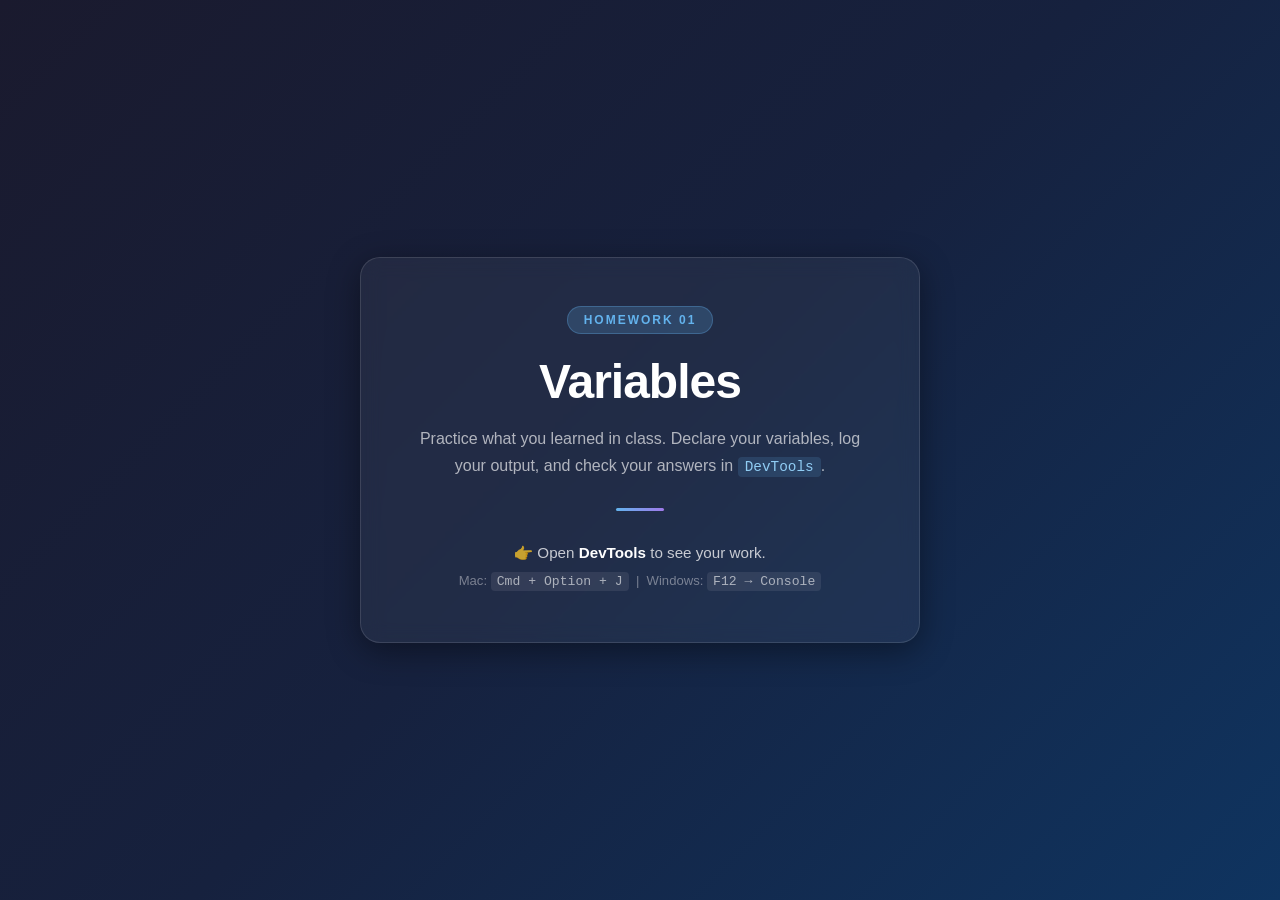
<file: Wave-12-main/Homework/01_Variables/index.html>
<!DOCTYPE html>
<html lang="en">
  <head>
    <meta charset="UTF-8" />
    <meta name="viewport" content="width=device-width, initial-scale=1.0" />
    <title>JS Fundamentals — Variables | Homework</title>
    <link rel="stylesheet" href="style.css" />
  </head>
  <body>

    <div class="card">
      <span class="badge">Homework 01</span>
      <h1>Variables</h1>
      <p class="subtitle">
        Practice what you learned in class. Declare your variables,
        log your output, and check your answers in <code>DevTools</code>.
      </p>
      <div class="divider"></div>
      <p class="instruction">
        👉 Open <strong>DevTools</strong> to see your work.
        <br />
        <span class="shortcut">Mac: <code>Cmd + Option + J</code> &nbsp;|&nbsp; Windows: <code>F12 → Console</code></span>
      </p>
    </div>

    <script src="app.js"></script>

  </body>
</html>
</file>
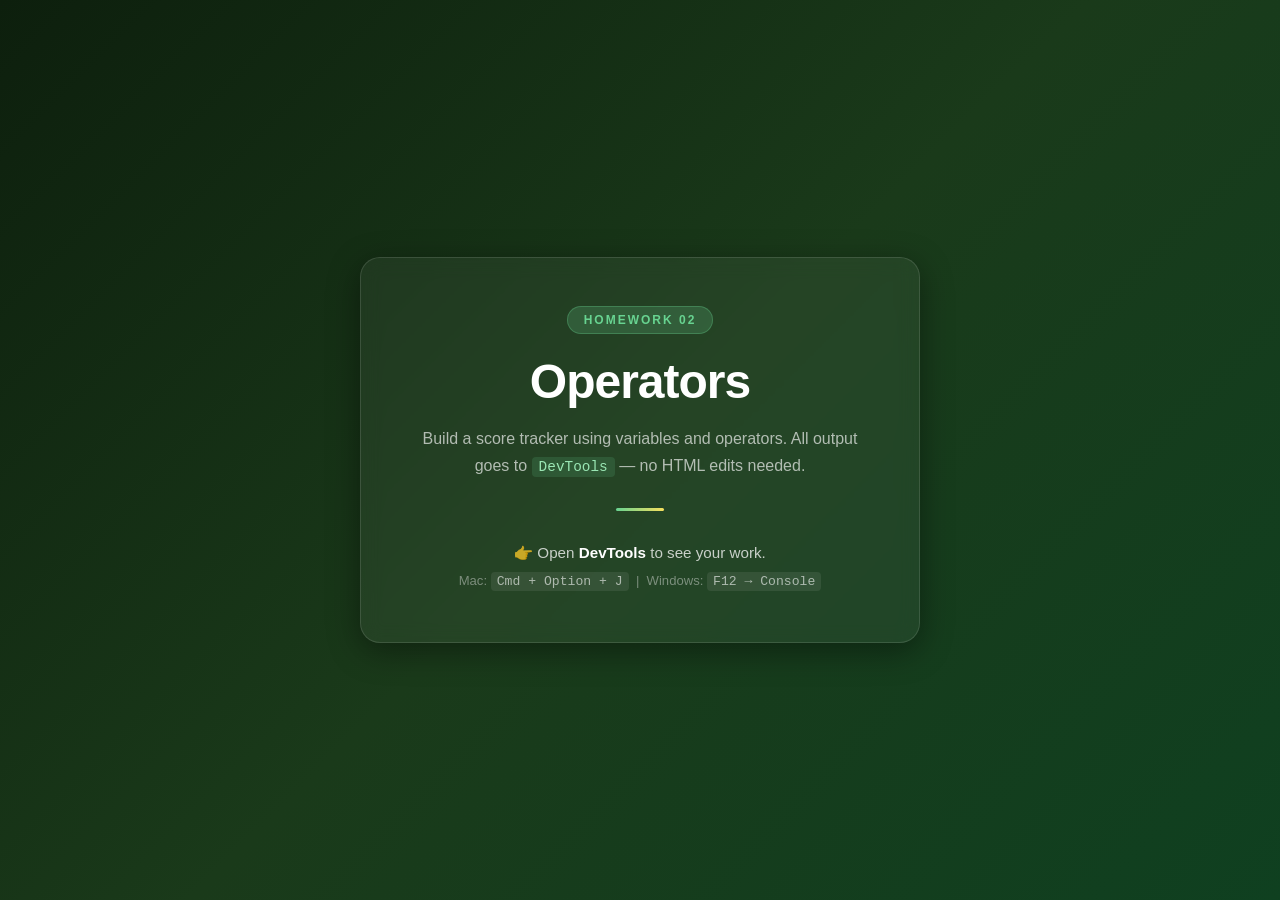
<file: Wave-12-main/Homework/02_Operators/index.html>
<!DOCTYPE html>
<html lang="en">
  <head>
    <meta charset="UTF-8" />
    <meta name="viewport" content="width=device-width, initial-scale=1.0" />
    <title>JS Fundamentals — Operators | Homework</title>
    <link rel="stylesheet" href="style.css" />
  </head>
  <body>

    <div class="card">
      <span class="badge">Homework 02</span>
      <h1>Operators</h1>
      <p class="subtitle">
        Build a score tracker using variables and operators.
        All output goes to <code>DevTools</code> — no HTML edits needed.
      </p>
      <div class="divider"></div>
      <p class="instruction">
        👉 Open <strong>DevTools</strong> to see your work.
        <br />
        <span class="shortcut">Mac: <code>Cmd + Option + J</code> &nbsp;|&nbsp; Windows: <code>F12 → Console</code></span>
      </p>
    </div>

    <script src="app.js"></script>

  </body>
</html>
</file>
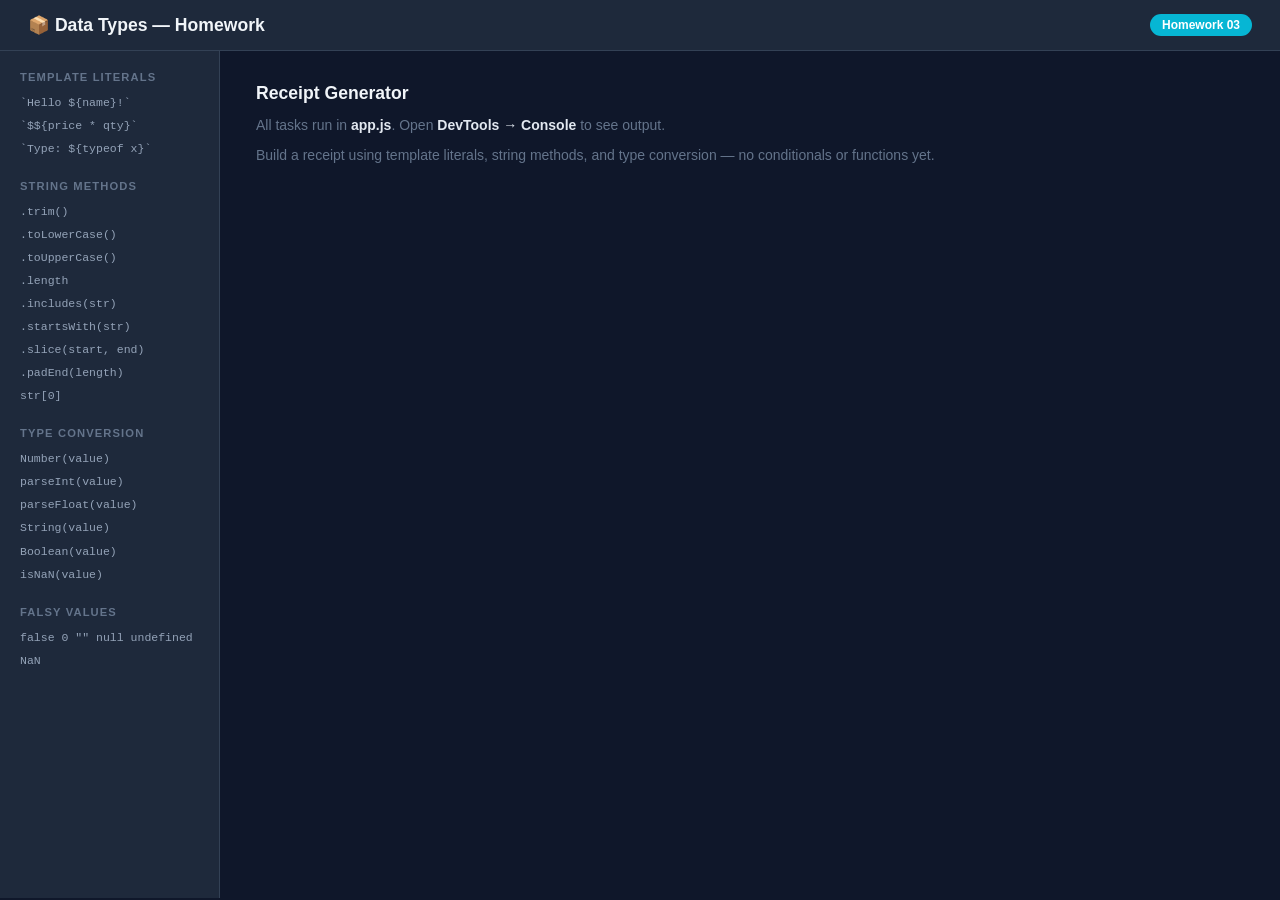
<file: Wave-12-main/Homework/03_data-types/index.html>
<!DOCTYPE html>
<html lang="en">
  <head>
    <meta charset="UTF-8" />
    <meta name="viewport" content="width=device-width, initial-scale=1.0" />
    <title>Data Types — Homework</title>
    <link rel="stylesheet" href="style.css" />
  </head>

  <body>
    <header class="site-header">
      <h1>📦 Data Types — Homework</h1>
      <span class="lesson-badge">Homework 03</span>
    </header>

    <div class="hw-layout">

      <aside class="ref-panel">
        <div class="ref-section">
          <h2>Template Literals</h2>
          <code>`Hello ${name}!`</code>
          <code>`$${price * qty}`</code>
          <code>`Type: ${typeof x}`</code>
        </div>
        <div class="ref-section">
          <h2>String Methods</h2>
          <code>.trim()</code>
          <code>.toLowerCase()</code>
          <code>.toUpperCase()</code>
          <code>.length</code>
          <code>.includes(str)</code>
          <code>.startsWith(str)</code>
          <code>.slice(start, end)</code>
          <code>.padEnd(length)</code>
          <code>str[0]</code>
        </div>
        <div class="ref-section">
          <h2>Type Conversion</h2>
          <code>Number(value)</code>
          <code>parseInt(value)</code>
          <code>parseFloat(value)</code>
          <code>String(value)</code>
          <code>Boolean(value)</code>
          <code>isNaN(value)</code>
        </div>
        <div class="ref-section">
          <h2>Falsy Values</h2>
          <code>false  0  ""  null  undefined  NaN</code>
        </div>
      </aside>

      <main class="hw-main">
        <h2>Receipt Generator</h2>
        <p>All tasks run in <strong>app.js</strong>.
           Open <strong>DevTools → Console</strong> to see output.</p>
        <p>Build a receipt using template literals, string methods,
           and type conversion — no conditionals or functions yet.</p>
      </main>
    </div>

    <script src="app.js"></script>
  </body>
</html>
</file>
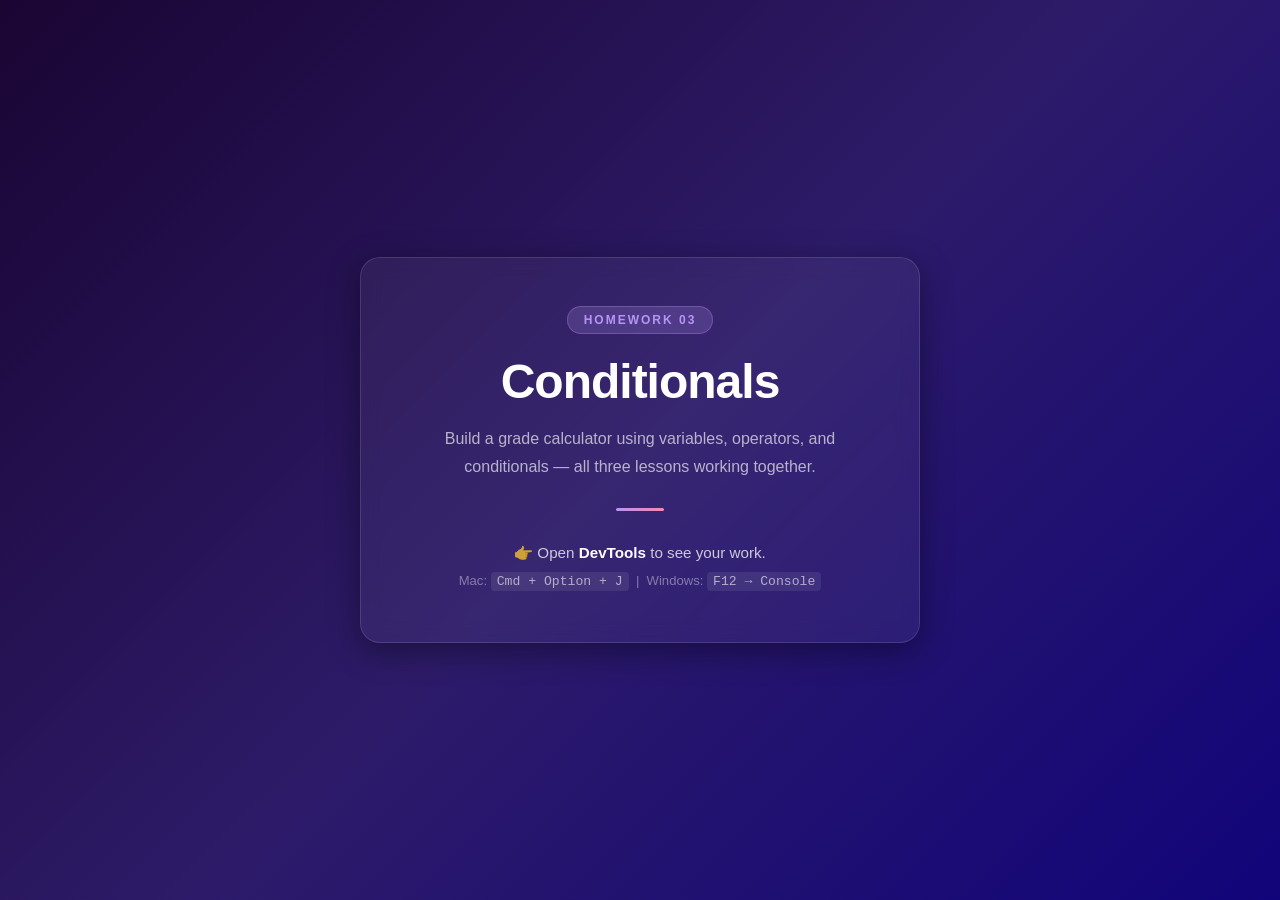
<file: Wave-12-main/Homework/04_conditionals/index.html>
<!DOCTYPE html>
<html lang="en">
  <head>
    <meta charset="UTF-8" />
    <meta name="viewport" content="width=device-width, initial-scale=1.0" />
    <title>JS Fundamentals — Conditionals | Homework</title>
    <link rel="stylesheet" href="style.css" />
  </head>
  <body>

    <div class="card">
      <span class="badge">Homework 03</span>
      <h1>Conditionals</h1>
      <p class="subtitle">
        Build a grade calculator using variables, operators,
        and conditionals — all three lessons working together.
      </p>
      <div class="divider"></div>
      <p class="instruction">
        👉 Open <strong>DevTools</strong> to see your work.
        <br />
        <span class="shortcut">Mac: <code>Cmd + Option + J</code> &nbsp;|&nbsp; Windows: <code>F12 → Console</code></span>
      </p>
    </div>

    <script src="debug.js"></script>

  </body>
</html>
</file>
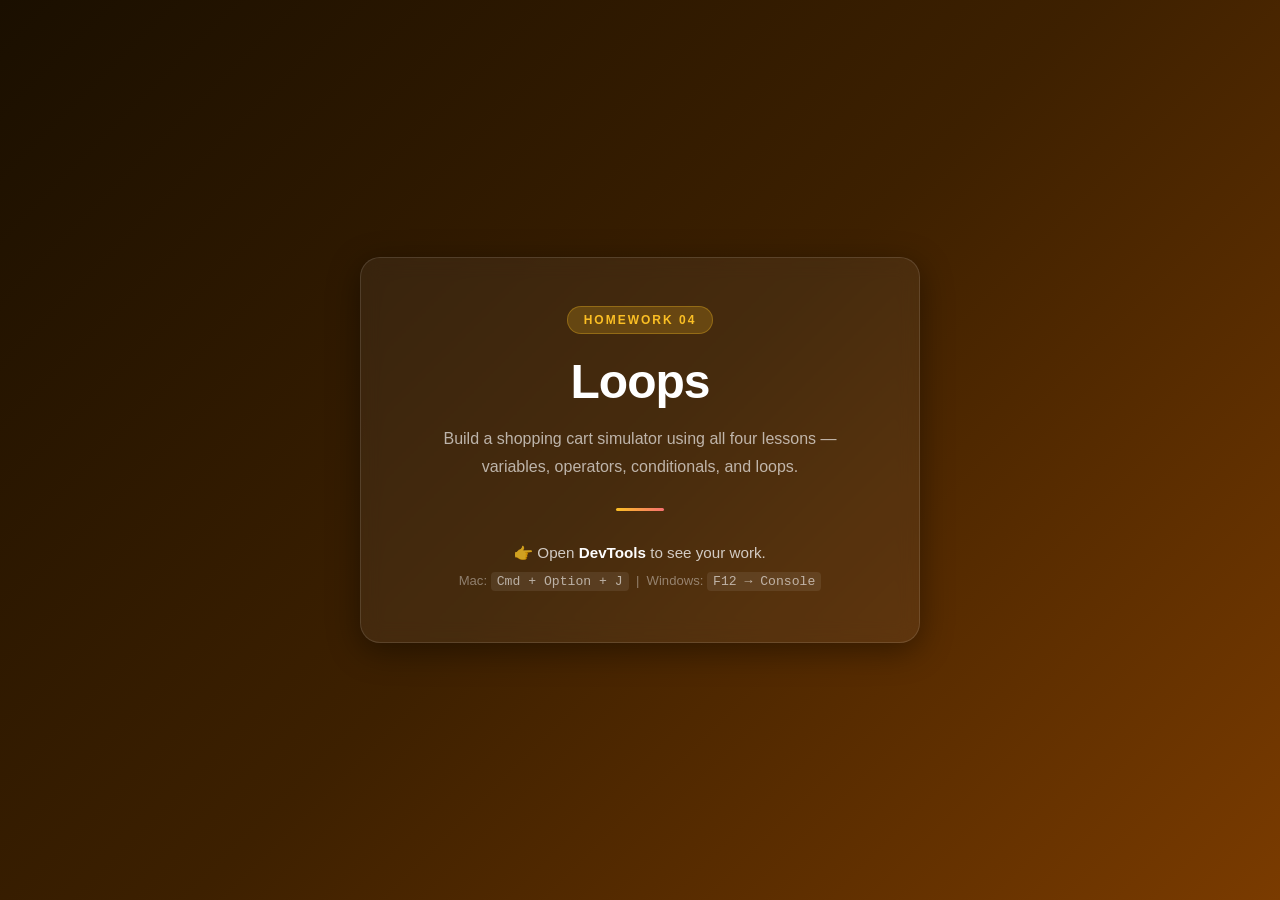
<file: Wave-12-main/Homework/05_Loops/index.html>
<!DOCTYPE html>
<html lang="en">
  <head>
    <meta charset="UTF-8" />
    <meta name="viewport" content="width=device-width, initial-scale=1.0" />
    <title>JS Fundamentals — Loops | Homework</title>
    <link rel="stylesheet" href="style.css" />
  </head>
  <body>

    <div class="card">
      <span class="badge">Homework 04</span>
      <h1>Loops</h1>
      <p class="subtitle">
        Build a shopping cart simulator using all four lessons —
        variables, operators, conditionals, and loops.
      </p>
      <div class="divider"></div>
      <p class="instruction">
        👉 Open <strong>DevTools</strong> to see your work.
        <br />
        <span class="shortcut">Mac: <code>Cmd + Option + J</code> &nbsp;|&nbsp; Windows: <code>F12 → Console</code></span>
      </p>
    </div>

    <script src="app.js"></script>

  </body>
</html>
</file>
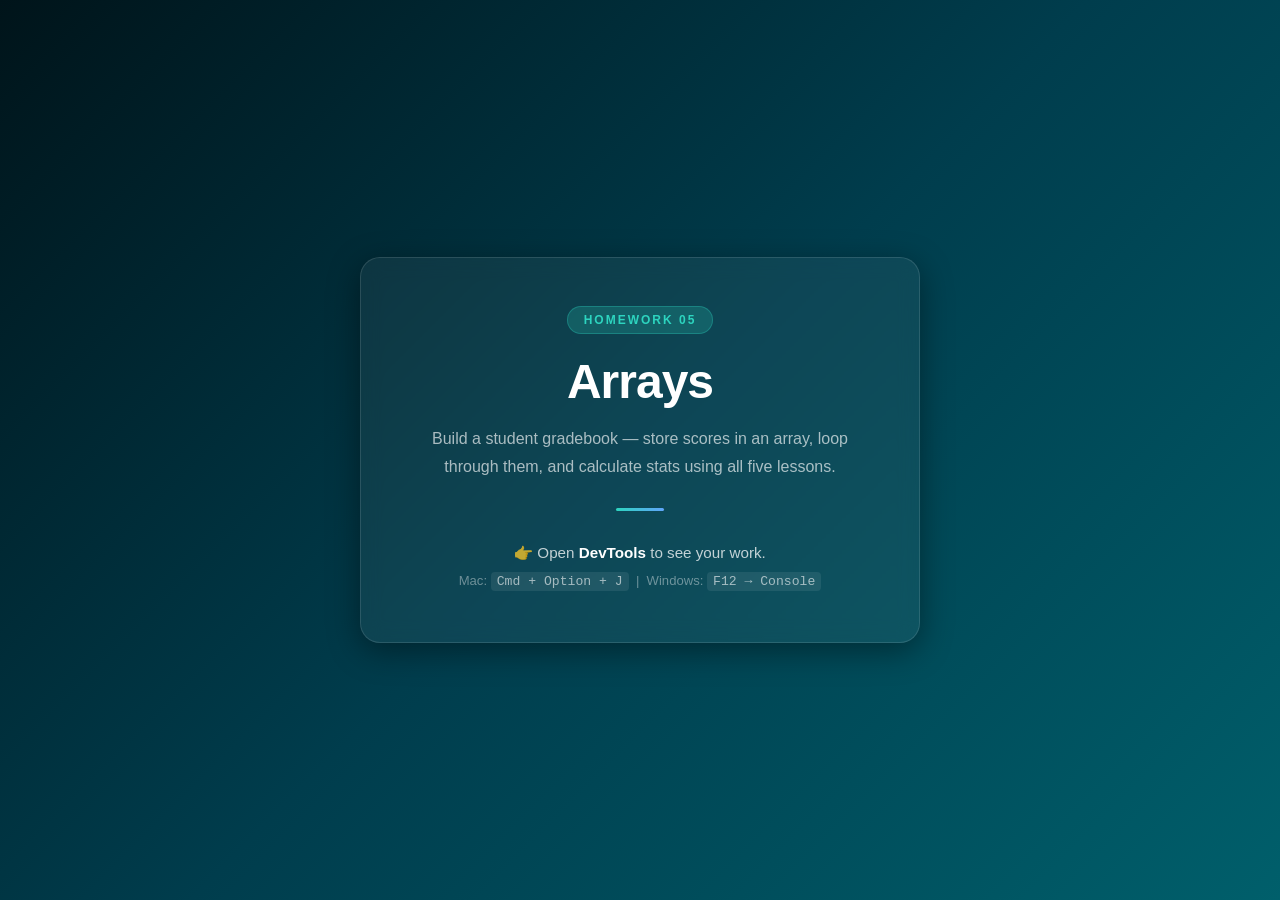
<file: Wave-12-main/Homework/06_arrays/index.html>
<!DOCTYPE html>
<html lang="en">
  <head>
    <meta charset="UTF-8" />
    <meta name="viewport" content="width=device-width, initial-scale=1.0" />
    <title>JS Fundamentals — Arrays | Homework</title>
    <link rel="stylesheet" href="style.css" />
  </head>
  <body>

    <div class="card">
      <span class="badge">Homework 05</span>
      <h1>Arrays</h1>
      <p class="subtitle">
        Build a student gradebook — store scores in an array,
        loop through them, and calculate stats using all five lessons.
      </p>
      <div class="divider"></div>
      <p class="instruction">
        👉 Open <strong>DevTools</strong> to see your work.
        <br />
        <span class="shortcut">Mac: <code>Cmd + Option + J</code> &nbsp;|&nbsp; Windows: <code>F12 → Console</code></span>
      </p>
    </div>

    <script src="app.js"></script>

  </body>
</html>
</file>
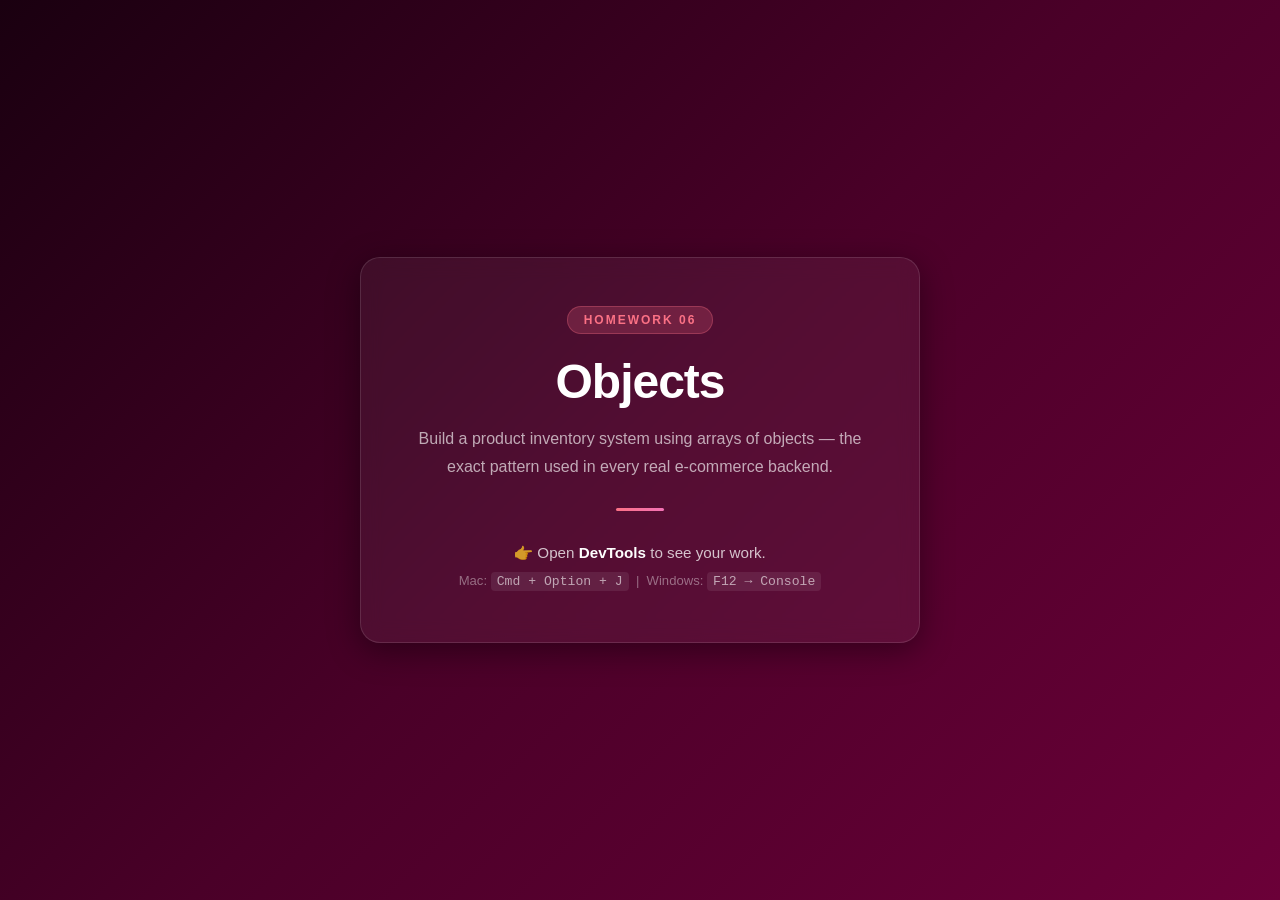
<file: Wave-12-main/Homework/07_objects/index.html>
<!DOCTYPE html>
<html lang="en">
  <head>
    <meta charset="UTF-8" />
    <meta name="viewport" content="width=device-width, initial-scale=1.0" />
    <title>JS Fundamentals — Objects | Homework</title>
    <link rel="stylesheet" href="style.css" />
  </head>
  <body>

    <div class="card">
      <span class="badge">Homework 06</span>
      <h1>Objects</h1>
      <p class="subtitle">
        Build a product inventory system using arrays of objects —
        the exact pattern used in every real e-commerce backend.
      </p>
      <div class="divider"></div>
      <p class="instruction">
        👉 Open <strong>DevTools</strong> to see your work.
        <br />
        <span class="shortcut">Mac: <code>Cmd + Option + J</code> &nbsp;|&nbsp; Windows: <code>F12 → Console</code></span>
      </p>
    </div>

    <script src="debug.js"></script>

  </body>
</html>
</file>
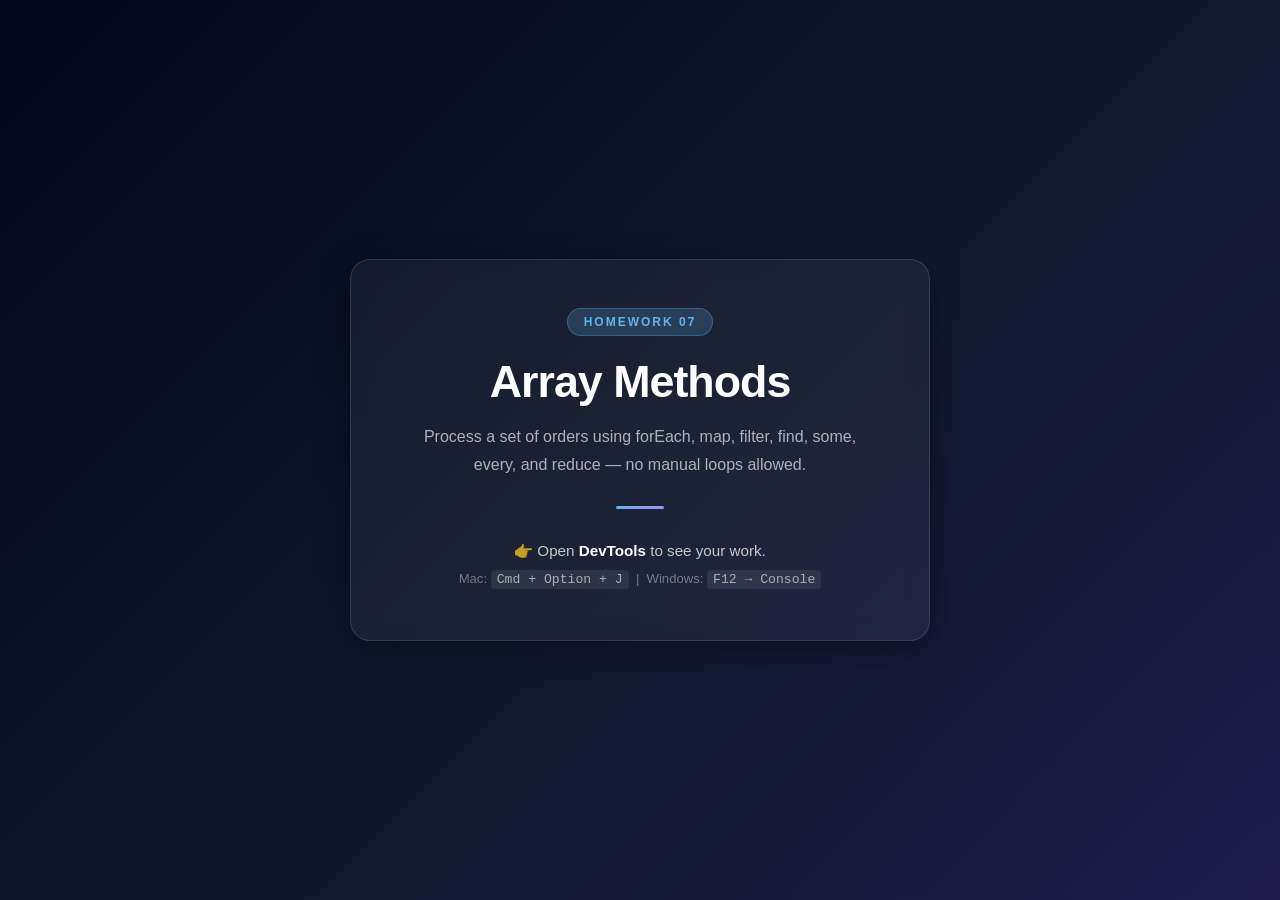
<file: Wave-12-main/Homework/08_array_methods/index.html>
<!DOCTYPE html>
<html lang="en">
  <head>
    <meta charset="UTF-8" />
    <meta name="viewport" content="width=device-width, initial-scale=1.0" />
    <title>JS Fundamentals — Array Methods | Homework</title>
    <link rel="stylesheet" href="style.css" />
  </head>
  <body>

    <div class="card">
      <span class="badge">Homework 07</span>
      <h1>Array Methods</h1>
      <p class="subtitle">
        Process a set of orders using forEach, map, filter,
        find, some, every, and reduce — no manual loops allowed.
      </p>
      <div class="divider"></div>
      <p class="instruction">
        👉 Open <strong>DevTools</strong> to see your work.
        <br />
        <span class="shortcut">Mac: <code>Cmd + Option + J</code> &nbsp;|&nbsp; Windows: <code>F12 → Console</code></span>
      </p>
    </div>

    <script src="debug.js"></script>

  </body>
</html>
</file>
<file: Wave-12-main/Homework/01_Variables/style.css>
/* ============================================================
   JS FUNDAMENTALS — VARIABLES  |  Landing Page Styles
   ============================================================
   This stylesheet is provided for you.
   You do not need to edit anything here.
   All your work for this lesson happens in app.js.
   ============================================================ */

* {
  box-sizing: border-box;
  margin: 0;
  padding: 0;
}

/* Full-page gradient background */
body {
  min-height: 100vh;
  display: flex;
  justify-content: center;
  align-items: center;
  background: linear-gradient(135deg, #1a1a2e 0%, #16213e 50%, #0f3460 100%);
  font-family: "Segoe UI", Tahoma, Geneva, Verdana, sans-serif;
  padding: 24px;
}

/* Centered card */
.card {
  background: rgba(255, 255, 255, 0.05);
  border: 1px solid rgba(255, 255, 255, 0.12);
  backdrop-filter: blur(10px);
  border-radius: 20px;
  padding: 48px 56px;
  max-width: 560px;
  width: 100%;
  text-align: center;
  box-shadow: 0 8px 32px rgba(0, 0, 0, 0.4);
}

/* "Lesson 01" pill */
.badge {
  display: inline-block;
  background: rgba(99, 179, 237, 0.2);
  color: #63b3ed;
  font-size: 0.75rem;
  font-weight: 700;
  letter-spacing: 2px;
  text-transform: uppercase;
  padding: 6px 16px;
  border-radius: 999px;
  border: 1px solid rgba(99, 179, 237, 0.3);
  margin-bottom: 20px;
}

/* Main heading */
h1 {
  font-size: 3rem;
  font-weight: 800;
  color: #ffffff;
  letter-spacing: -1px;
  margin-bottom: 16px;
}

/* Subtitle paragraph */
.subtitle {
  font-size: 1rem;
  color: rgba(255, 255, 255, 0.65);
  line-height: 1.7;
  margin-bottom: 28px;
}

.subtitle code {
  background: rgba(99, 179, 237, 0.15);
  color: #90cdf4;
  padding: 2px 7px;
  border-radius: 4px;
  font-family: "Courier New", Courier, monospace;
  font-size: 0.9rem;
}

/* Horizontal rule */
.divider {
  width: 48px;
  height: 3px;
  background: linear-gradient(90deg, #63b3ed, #9f7aea);
  border-radius: 999px;
  margin: 0 auto 28px auto;
}

/* DevTools instruction */
.instruction {
  font-size: 0.95rem;
  color: rgba(255, 255, 255, 0.75);
  line-height: 1.8;
}

.instruction strong {
  color: #ffffff;
}

/* Keyboard shortcut line */
.shortcut {
  font-size: 0.82rem;
  color: rgba(255, 255, 255, 0.4);
}

.shortcut code {
  background: rgba(255, 255, 255, 0.08);
  color: rgba(255, 255, 255, 0.6);
  padding: 2px 6px;
  border-radius: 4px;
  font-family: "Courier New", Courier, monospace;
}
</file>
<file: Wave-12-main/Homework/02_Operators/style.css>
/* ============================================================
   JS FUNDAMENTALS — OPERATORS  |  Landing Page Styles
   ============================================================
   This stylesheet is provided for you.
   You do not need to edit anything here.
   All your work for this lesson happens in app.js.
   ============================================================ */

* {
  box-sizing: border-box;
  margin: 0;
  padding: 0;
}

body {
  min-height: 100vh;
  display: flex;
  justify-content: center;
  align-items: center;
  background: linear-gradient(135deg, #0d1f0d 0%, #1a3a1a 50%, #0f4020 100%);
  font-family: "Segoe UI", Tahoma, Geneva, Verdana, sans-serif;
  padding: 24px;
}

.card {
  background: rgba(255, 255, 255, 0.05);
  border: 1px solid rgba(255, 255, 255, 0.12);
  backdrop-filter: blur(10px);
  border-radius: 20px;
  padding: 48px 56px;
  max-width: 560px;
  width: 100%;
  text-align: center;
  box-shadow: 0 8px 32px rgba(0, 0, 0, 0.4);
}

.badge {
  display: inline-block;
  background: rgba(104, 211, 145, 0.2);
  color: #68d391;
  font-size: 0.75rem;
  font-weight: 700;
  letter-spacing: 2px;
  text-transform: uppercase;
  padding: 6px 16px;
  border-radius: 999px;
  border: 1px solid rgba(104, 211, 145, 0.3);
  margin-bottom: 20px;
}

h1 {
  font-size: 3rem;
  font-weight: 800;
  color: #ffffff;
  letter-spacing: -1px;
  margin-bottom: 16px;
}

.subtitle {
  font-size: 1rem;
  color: rgba(255, 255, 255, 0.65);
  line-height: 1.7;
  margin-bottom: 28px;
}

.subtitle code {
  background: rgba(104, 211, 145, 0.15);
  color: #9ae6b4;
  padding: 2px 7px;
  border-radius: 4px;
  font-family: "Courier New", Courier, monospace;
  font-size: 0.9rem;
}

.divider {
  width: 48px;
  height: 3px;
  background: linear-gradient(90deg, #68d391, #f6e05e);
  border-radius: 999px;
  margin: 0 auto 28px auto;
}

.instruction {
  font-size: 0.95rem;
  color: rgba(255, 255, 255, 0.75);
  line-height: 1.8;
}

.instruction strong {
  color: #ffffff;
}

.shortcut {
  font-size: 0.82rem;
  color: rgba(255, 255, 255, 0.4);
}

.shortcut code {
  background: rgba(255, 255, 255, 0.08);
  color: rgba(255, 255, 255, 0.6);
  padding: 2px 6px;
  border-radius: 4px;
  font-family: "Courier New", Courier, monospace;
}
</file>
<file: Wave-12-main/Homework/03_data-types/style.css>
/* ============================================================
   DATA TYPES — HOMEWORK  |  Stylesheet
   ============================================================ */

* { box-sizing: border-box; margin: 0; padding: 0; }

body {
  font-family: "Segoe UI", Tahoma, Geneva, Verdana, sans-serif;
  background-color: #0f172a; color: #e2e8f0; min-height: 100vh;
}

.site-header {
  display: flex; justify-content: space-between; align-items: center;
  padding: 14px 28px;
  background-color: #1e293b; border-bottom: 1px solid #334155;
}
.site-header h1 { font-size: 1.1rem; font-weight: 800; color: #f1f5f9; }
.lesson-badge {
  background-color: #06b6d4; color: #fff;
  font-size: 0.75rem; font-weight: 700;
  padding: 4px 12px; border-radius: 999px;
}

.hw-layout {
  display: grid; grid-template-columns: 220px 1fr;
  min-height: calc(100vh - 53px);
}

.ref-panel {
  background-color: #1e293b; border-right: 1px solid #334155;
  padding: 20px; display: flex; flex-direction: column; gap: 20px;
}

.ref-section h2 {
  font-size: 0.7rem; font-weight: 700; color: #64748b;
  text-transform: uppercase; letter-spacing: 0.1em; margin-bottom: 8px;
}
.ref-section code {
  display: block; font-family: "Courier New", monospace;
  font-size: 0.72rem; color: #94a3b8; line-height: 2;
}

.hw-main { padding: 32px 36px; }
.hw-main h2 { font-size: 1.1rem; font-weight: 800; color: #f1f5f9; margin-bottom: 10px; }
.hw-main p  { font-size: 0.875rem; color: #64748b; line-height: 1.7; margin-bottom: 6px; }
.hw-main strong { color: #e2e8f0; }

@media (max-width: 768px) {
  .hw-layout { grid-template-columns: 1fr; }
}
</file>
<file: Wave-12-main/Homework/04_conditionals/style.css>
/* ============================================================
   JS FUNDAMENTALS — CONDITIONALS  |  Landing Page Styles
   ============================================================
   This stylesheet is provided for you.
   You do not need to edit anything here.
   All your work for this lesson happens in app.js.
   ============================================================ */

* {
  box-sizing: border-box;
  margin: 0;
  padding: 0;
}

body {
  min-height: 100vh;
  display: flex;
  justify-content: center;
  align-items: center;
  background: linear-gradient(135deg, #1a0533 0%, #2d1b69 50%, #11047a 100%);
  font-family: "Segoe UI", Tahoma, Geneva, Verdana, sans-serif;
  padding: 24px;
}

.card {
  background: rgba(255, 255, 255, 0.05);
  border: 1px solid rgba(255, 255, 255, 0.12);
  backdrop-filter: blur(10px);
  border-radius: 20px;
  padding: 48px 56px;
  max-width: 560px;
  width: 100%;
  text-align: center;
  box-shadow: 0 8px 32px rgba(0, 0, 0, 0.4);
}

.badge {
  display: inline-block;
  background: rgba(183, 148, 246, 0.2);
  color: #b794f6;
  font-size: 0.75rem;
  font-weight: 700;
  letter-spacing: 2px;
  text-transform: uppercase;
  padding: 6px 16px;
  border-radius: 999px;
  border: 1px solid rgba(183, 148, 246, 0.3);
  margin-bottom: 20px;
}

h1 {
  font-size: 3rem;
  font-weight: 800;
  color: #ffffff;
  letter-spacing: -1px;
  margin-bottom: 16px;
}

.subtitle {
  font-size: 1rem;
  color: rgba(255, 255, 255, 0.65);
  line-height: 1.7;
  margin-bottom: 28px;
}

.subtitle code {
  background: rgba(183, 148, 246, 0.15);
  color: #d6bcfa;
  padding: 2px 7px;
  border-radius: 4px;
  font-family: "Courier New", Courier, monospace;
  font-size: 0.9rem;
}

.divider {
  width: 48px;
  height: 3px;
  background: linear-gradient(90deg, #b794f6, #f687b3);
  border-radius: 999px;
  margin: 0 auto 28px auto;
}

.instruction {
  font-size: 0.95rem;
  color: rgba(255, 255, 255, 0.75);
  line-height: 1.8;
}

.instruction strong {
  color: #ffffff;
}

.shortcut {
  font-size: 0.82rem;
  color: rgba(255, 255, 255, 0.4);
}

.shortcut code {
  background: rgba(255, 255, 255, 0.08);
  color: rgba(255, 255, 255, 0.6);
  padding: 2px 6px;
  border-radius: 4px;
  font-family: "Courier New", Courier, monospace;
}
</file>
<file: Wave-12-main/Homework/05_Loops/style.css>
/* ============================================================
   JS FUNDAMENTALS — LOOPS  |  Landing Page Styles
   ============================================================
   This stylesheet is provided for you.
   You do not need to edit anything here.
   All your work for this lesson happens in app.js.
   ============================================================ */

* {
  box-sizing: border-box;
  margin: 0;
  padding: 0;
}

body {
  min-height: 100vh;
  display: flex;
  justify-content: center;
  align-items: center;
  background: linear-gradient(135deg, #1a0f00 0%, #3d2000 50%, #7a3b00 100%);
  font-family: "Segoe UI", Tahoma, Geneva, Verdana, sans-serif;
  padding: 24px;
}

.card {
  background: rgba(255, 255, 255, 0.05);
  border: 1px solid rgba(255, 255, 255, 0.12);
  backdrop-filter: blur(10px);
  border-radius: 20px;
  padding: 48px 56px;
  max-width: 560px;
  width: 100%;
  text-align: center;
  box-shadow: 0 8px 32px rgba(0, 0, 0, 0.4);
}

.badge {
  display: inline-block;
  background: rgba(251, 191, 36, 0.2);
  color: #fbbf24;
  font-size: 0.75rem;
  font-weight: 700;
  letter-spacing: 2px;
  text-transform: uppercase;
  padding: 6px 16px;
  border-radius: 999px;
  border: 1px solid rgba(251, 191, 36, 0.3);
  margin-bottom: 20px;
}

h1 {
  font-size: 3rem;
  font-weight: 800;
  color: #ffffff;
  letter-spacing: -1px;
  margin-bottom: 16px;
}

.subtitle {
  font-size: 1rem;
  color: rgba(255, 255, 255, 0.65);
  line-height: 1.7;
  margin-bottom: 28px;
}

.subtitle code {
  background: rgba(251, 191, 36, 0.15);
  color: #fcd34d;
  padding: 2px 7px;
  border-radius: 4px;
  font-family: "Courier New", Courier, monospace;
  font-size: 0.9rem;
}

.divider {
  width: 48px;
  height: 3px;
  background: linear-gradient(90deg, #fbbf24, #f87171);
  border-radius: 999px;
  margin: 0 auto 28px auto;
}

.instruction {
  font-size: 0.95rem;
  color: rgba(255, 255, 255, 0.75);
  line-height: 1.8;
}

.instruction strong {
  color: #ffffff;
}

.shortcut {
  font-size: 0.82rem;
  color: rgba(255, 255, 255, 0.4);
}

.shortcut code {
  background: rgba(255, 255, 255, 0.08);
  color: rgba(255, 255, 255, 0.6);
  padding: 2px 6px;
  border-radius: 4px;
  font-family: "Courier New", Courier, monospace;
}
</file>
<file: Wave-12-main/Homework/06_arrays/style.css>
/* ============================================================
   JS FUNDAMENTALS — ARRAYS  |  Landing Page Styles
   ============================================================
   This stylesheet is provided for you.
   You do not need to edit anything here.
   All your work for this lesson happens in app.js.
   ============================================================ */

* {
  box-sizing: border-box;
  margin: 0;
  padding: 0;
}

body {
  min-height: 100vh;
  display: flex;
  justify-content: center;
  align-items: center;
  background: linear-gradient(135deg, #00141a 0%, #003d4d 50%, #005f6b 100%);
  font-family: "Segoe UI", Tahoma, Geneva, Verdana, sans-serif;
  padding: 24px;
}

.card {
  background: rgba(255, 255, 255, 0.05);
  border: 1px solid rgba(255, 255, 255, 0.12);
  backdrop-filter: blur(10px);
  border-radius: 20px;
  padding: 48px 56px;
  max-width: 560px;
  width: 100%;
  text-align: center;
  box-shadow: 0 8px 32px rgba(0, 0, 0, 0.4);
}

.badge {
  display: inline-block;
  background: rgba(45, 212, 191, 0.2);
  color: #2dd4bf;
  font-size: 0.75rem;
  font-weight: 700;
  letter-spacing: 2px;
  text-transform: uppercase;
  padding: 6px 16px;
  border-radius: 999px;
  border: 1px solid rgba(45, 212, 191, 0.3);
  margin-bottom: 20px;
}

h1 {
  font-size: 3rem;
  font-weight: 800;
  color: #ffffff;
  letter-spacing: -1px;
  margin-bottom: 16px;
}

.subtitle {
  font-size: 1rem;
  color: rgba(255, 255, 255, 0.65);
  line-height: 1.7;
  margin-bottom: 28px;
}

.subtitle code {
  background: rgba(45, 212, 191, 0.15);
  color: #5eead4;
  padding: 2px 7px;
  border-radius: 4px;
  font-family: "Courier New", Courier, monospace;
  font-size: 0.9rem;
}

.divider {
  width: 48px;
  height: 3px;
  background: linear-gradient(90deg, #2dd4bf, #60a5fa);
  border-radius: 999px;
  margin: 0 auto 28px auto;
}

.instruction {
  font-size: 0.95rem;
  color: rgba(255, 255, 255, 0.75);
  line-height: 1.8;
}

.instruction strong {
  color: #ffffff;
}

.shortcut {
  font-size: 0.82rem;
  color: rgba(255, 255, 255, 0.4);
}

.shortcut code {
  background: rgba(255, 255, 255, 0.08);
  color: rgba(255, 255, 255, 0.6);
  padding: 2px 6px;
  border-radius: 4px;
  font-family: "Courier New", Courier, monospace;
}
</file>
<file: Wave-12-main/Homework/07_objects/style.css>
/* ============================================================
   JS FUNDAMENTALS — OBJECTS  |  Landing Page Styles
   ============================================================
   This stylesheet is provided for you.
   You do not need to edit anything here.
   All your work for this lesson happens in app.js.
   ============================================================ */

* {
  box-sizing: border-box;
  margin: 0;
  padding: 0;
}

body {
  min-height: 100vh;
  display: flex;
  justify-content: center;
  align-items: center;
  background: linear-gradient(135deg, #1a0010 0%, #4a0028 50%, #6b0038 100%);
  font-family: "Segoe UI", Tahoma, Geneva, Verdana, sans-serif;
  padding: 24px;
}

.card {
  background: rgba(255, 255, 255, 0.05);
  border: 1px solid rgba(255, 255, 255, 0.12);
  backdrop-filter: blur(10px);
  border-radius: 20px;
  padding: 48px 56px;
  max-width: 560px;
  width: 100%;
  text-align: center;
  box-shadow: 0 8px 32px rgba(0, 0, 0, 0.4);
}

.badge {
  display: inline-block;
  background: rgba(251, 113, 133, 0.2);
  color: #fb7185;
  font-size: 0.75rem;
  font-weight: 700;
  letter-spacing: 2px;
  text-transform: uppercase;
  padding: 6px 16px;
  border-radius: 999px;
  border: 1px solid rgba(251, 113, 133, 0.3);
  margin-bottom: 20px;
}

h1 {
  font-size: 3rem;
  font-weight: 800;
  color: #ffffff;
  letter-spacing: -1px;
  margin-bottom: 16px;
}

.subtitle {
  font-size: 1rem;
  color: rgba(255, 255, 255, 0.65);
  line-height: 1.7;
  margin-bottom: 28px;
}

.subtitle code {
  background: rgba(251, 113, 133, 0.15);
  color: #fda4af;
  padding: 2px 7px;
  border-radius: 4px;
  font-family: "Courier New", Courier, monospace;
  font-size: 0.9rem;
}

.divider {
  width: 48px;
  height: 3px;
  background: linear-gradient(90deg, #fb7185, #f472b6);
  border-radius: 999px;
  margin: 0 auto 28px auto;
}

.instruction {
  font-size: 0.95rem;
  color: rgba(255, 255, 255, 0.75);
  line-height: 1.8;
}

.instruction strong {
  color: #ffffff;
}

.shortcut {
  font-size: 0.82rem;
  color: rgba(255, 255, 255, 0.4);
}

.shortcut code {
  background: rgba(255, 255, 255, 0.08);
  color: rgba(255, 255, 255, 0.6);
  padding: 2px 6px;
  border-radius: 4px;
  font-family: "Courier New", Courier, monospace;
}
</file>
<file: Wave-12-main/Homework/08_array_methods/style.css>
/* ============================================================
   JS FUNDAMENTALS — ARRAY METHODS  |  Landing Page Styles
   ============================================================
   This stylesheet is provided for you.
   You do not need to edit anything here.
   All your work for this lesson happens in app.js.
   ============================================================ */

* {
  box-sizing: border-box;
  margin: 0;
  padding: 0;
}

body {
  min-height: 100vh;
  display: flex;
  justify-content: center;
  align-items: center;
  background: linear-gradient(135deg, #020617 0%, #0f172a 50%, #1e1b4b 100%);
  font-family: "Segoe UI", Tahoma, Geneva, Verdana, sans-serif;
  padding: 24px;
}

.card {
  background: rgba(255, 255, 255, 0.05);
  border: 1px solid rgba(255, 255, 255, 0.12);
  backdrop-filter: blur(10px);
  border-radius: 20px;
  padding: 48px 56px;
  max-width: 580px;
  width: 100%;
  text-align: center;
  box-shadow: 0 8px 32px rgba(0, 0, 0, 0.4);
}

.badge {
  display: inline-block;
  background: rgba(99, 179, 237, 0.2);
  color: #63b3ed;
  font-size: 0.75rem;
  font-weight: 700;
  letter-spacing: 2px;
  text-transform: uppercase;
  padding: 6px 16px;
  border-radius: 999px;
  border: 1px solid rgba(99, 179, 237, 0.3);
  margin-bottom: 20px;
}

h1 {
  font-size: 2.8rem;
  font-weight: 800;
  color: #ffffff;
  letter-spacing: -1px;
  margin-bottom: 16px;
}

.subtitle {
  font-size: 1rem;
  color: rgba(255, 255, 255, 0.65);
  line-height: 1.7;
  margin-bottom: 28px;
}

.subtitle code {
  background: rgba(99, 179, 237, 0.15);
  color: #90cdf4;
  padding: 2px 7px;
  border-radius: 4px;
  font-family: "Courier New", Courier, monospace;
  font-size: 0.85rem;
}

.divider {
  width: 48px;
  height: 3px;
  background: linear-gradient(90deg, #63b3ed, #a78bfa);
  border-radius: 999px;
  margin: 0 auto 28px auto;
}

.instruction {
  font-size: 0.95rem;
  color: rgba(255, 255, 255, 0.75);
  line-height: 1.8;
}

.instruction strong {
  color: #ffffff;
}

.shortcut {
  font-size: 0.82rem;
  color: rgba(255, 255, 255, 0.4);
}

.shortcut code {
  background: rgba(255, 255, 255, 0.08);
  color: rgba(255, 255, 255, 0.6);
  padding: 2px 6px;
  border-radius: 4px;
  font-family: "Courier New", Courier, monospace;
}
</file>
